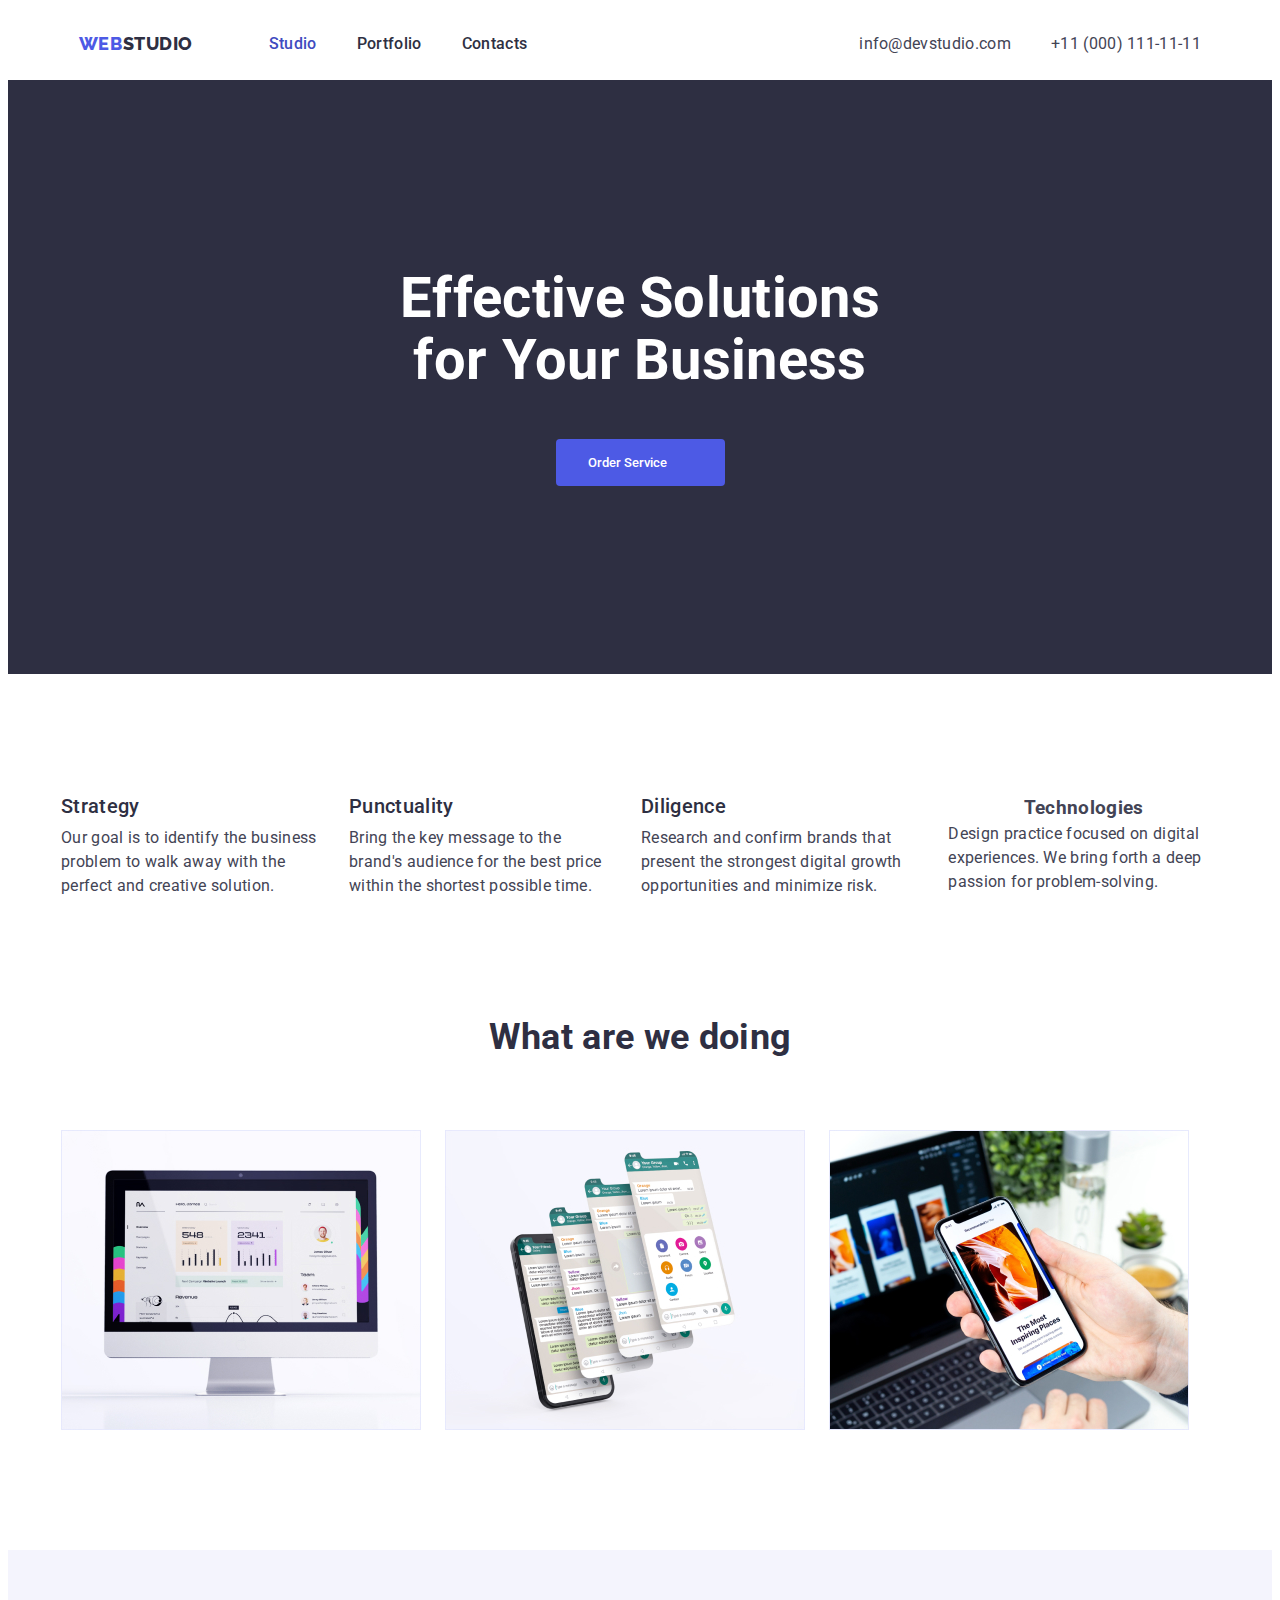
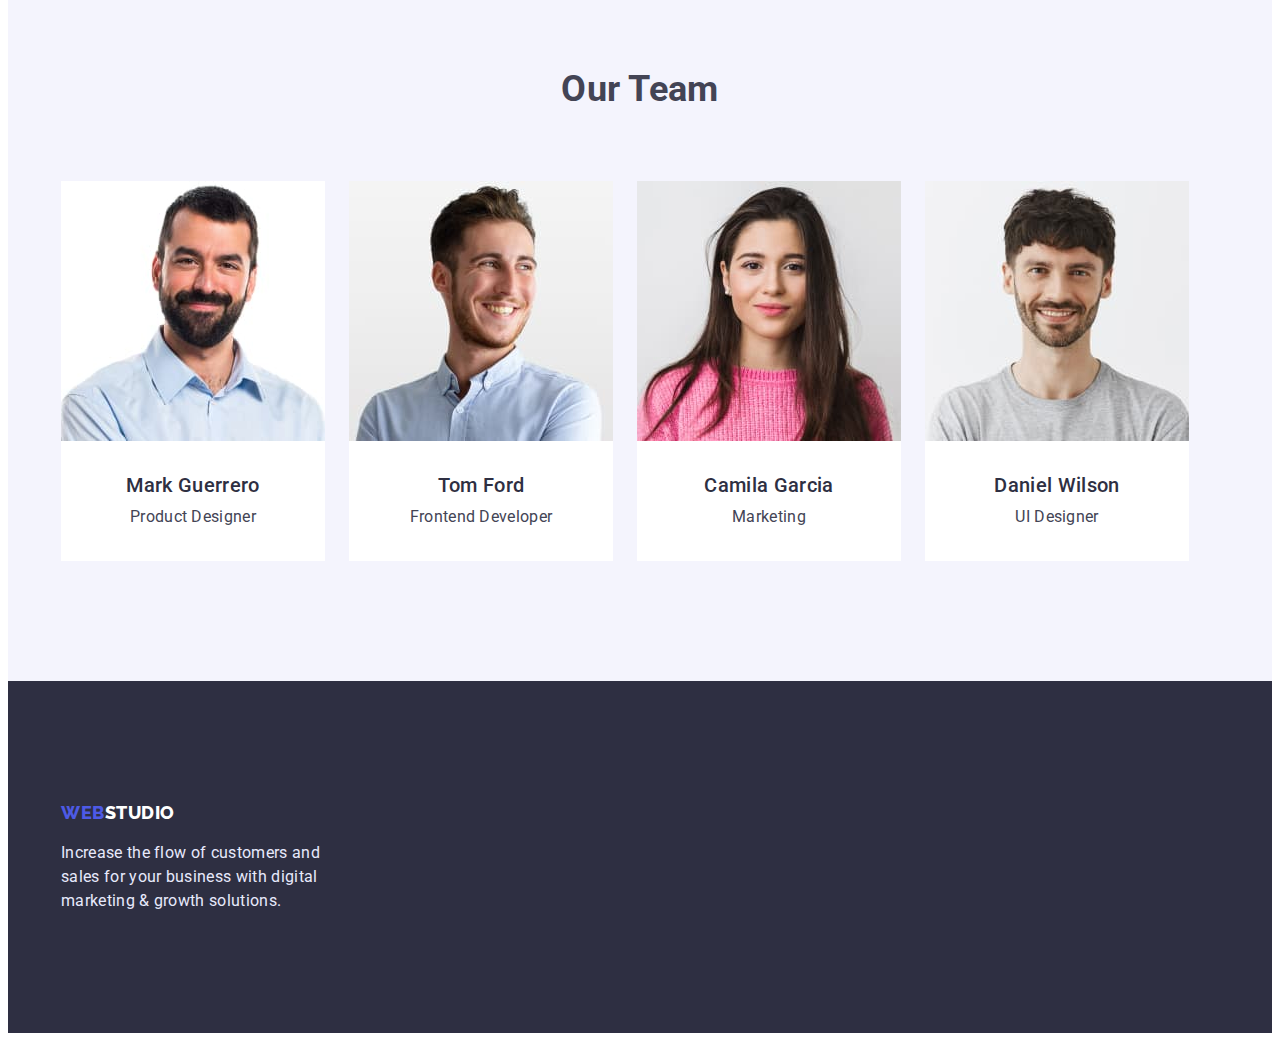
<file: index.html>
<!DOCTYPE html>
<html lang="en">
	<head>
		<meta charset="UTF-8" />
		<meta http-equiv="X-UA-Compatible" content="IE=edge" />
		<meta name="viewport" content="width=device-width, initial-scale=1.0" />
		<title>Web Studio</title>
		<link
			rel="stylesheet"
			href="https://cdnjs.cloudflare.com/ajax/libs/modern-normalize/1.1.0/modern-normalize.min.css"
			integrity="sha512-wpPYUAdjBVSE4KJnH1VR1HeZfpl1ub8YT/NKx4PuQ5NmX2tKuGu6U/JRp5y+Y8XG2tV+wKQpNHVUX03MfMFn9Q=="
			crossorigin="anonymous"
			referrerpolicy="no-referrer"
		/>
		<link rel="preconnect" href="https://fonts.googleapis.com" />
		<link rel="preconnect" href="https://fonts.gstatic.com" crossorigin />
		<link
			href="https://fonts.googleapis.com/css2?family=Raleway:wght@800&family=Roboto:wght@300;400;500;700&display=swap"
			rel="stylesheet"
		/>
		<link rel="stylesheet" href="./css/styles.css" />
	</head>
	<body>
		<!-- Navigation -->
		<header class="header">
			<div class="container header-container">
				<nav class="site-nav nav-container">
					<a href="./index.html" class="logo web">Web<span class="logo studio">Studio</span></a>
					<ul class="header-list">
						<li class="header-item">
							<a href="" class="header-link link current">Studio</a>
						</li>
						<li class="header-item">
							<a href="./portfolio.html" class="header-link link">Portfolio</a>
						</li>
						<li class="header-item">
							<a href="" class="header-link link">Contacts</a>
						</li>
					</ul>
				</nav>
				<address class="address">
					<ul class="address-list">
						<li class="address-item">
							<a href="mailto:info@devstudio.com" class="address-link link">info@devstudio.com</a>
						</li>
						<li class="address-item">
							<a href="tel:+110001111111" class="address-link link">+11 (000) 111-11-11</a>
						</li>
					</ul>
				</address>
			</div>
		</header>
		<main>
			<!-- Hero -->
			<section class="section hero">
				<h1 class="hero-title">Effective Solutions for Your Business</h1>
				<button type="button" class="hero-btn">Order Service</button>
			</section>
			<!-- Section 1 -->
			<section class="section advantages">
				<div class="container">
					<h2 class="visually-hidden">Advantages</h2>
					<ul class="advantages-list list">
						<li class="advantages-item">
							<h3 class="advantages-item-subtitle">Strategy</h3>
							<p class="advantages-item-text">
								Our goal is to identify the business problem to walk away with the perfect and creative solution.
							</p>
						</li>
						<li class="advantages-item">
							<h3 class="advantages-item-subtitle">Punctuality</h3>
							<p class="advantages-item-text">
								Bring the key message to the brand's audience for the best price within the shortest possible time.
							</p>
						</li>
						<li class="advantages-item">
							<h3 class="advantages-item-subtitle">Diligence</h3>
							<p class="advantages-item-text">
								Research and confirm brands that present the strongest digital growth opportunities and minimize risk.
							</p>
						</li>
						<li class="advantages-item-item">
							<h3 class="advantages-subtitle">Technologies</h3>
							<p class="advantages-item-text">
								Design practice focused on digital experiences. We bring forth a deep passion for problem-solving.
							</p>
						</li>
					</ul>
				</div>
			</section>
			<!-- Section 2 -->
			<section class="section activities">
				<div class="container">
					<h2 class="activities-title">What are we doing</h2>
					<ul class="activities-list list">
						<li class="activities-item">
							<img src="./images/img-a.jpg" alt="computer display" width="360" />
						</li>
						<li class="activities-item">
							<img src="./images/img-b.jpg" alt="tabs on the phone" width="360" />
						</li>
						<li class="activities-item">
							<img src="./images/img-c.jpg" alt="phone in hand" width="360" />
						</li>
					</ul>
				</div>
			</section>
			<!-- Section 3 -->
			<section class="section team">
				<div class="container">
					<h2 class="team-title">Our Team</h2>
					<ul class="team-list list">
						<li class="team-item">
							<img src="./images/team-card-a.jpg" alt="photo of Mark Guerrero" width="264" />
							<div class="img-box">
								<h3 class="team-item-subtitle">Mark Guerrero</h3>
								<p class="team-item-text">Product Designer</p>
							</div>
						</li>
						<li class="team-item">
							<img src="./images/team-card-b.jpg" alt="photo of Tom Ford" width="264" />
							<div class="img-box">
								<h3 class="team-item-subtitle">Tom Ford</h3>
								<p class="team-item-text">Frontend Developer</p>
							</div>
						</li>
						<li class="team-item">
							<img src="./images/team-card-c.jpg" alt="photo of Camila Garcia" width="264" />
							<div class="img-box">
								<h3 class="team-item-subtitle">Camila Garcia</h3>
								<p class="team-item-text">Marketing</p>
							</div>
						</li>
						<li class="team-item">
							<img src="./images/team-card-d.jpg" alt="photo of Daniel Wilson" width="264" />
							<div class="img-box">
								<h3 class="team-item-subtitle">Daniel Wilson</h3>
								<p class="team-item-text">UI Designer</p>
							</div>
						</li>
					</ul>
				</div>
			</section>
		</main>
		<footer class="section footer">
			<div class="container">
				<a href="./index.html" class="logo web">Web<span class="logo studio-white">Studio</span></a>
				<p class="footer-text">
					Increase the flow of customers and sales for your business with digital marketing & growth solutions.
				</p>
			</div>
		</footer>
	</body>
</html>
</file>
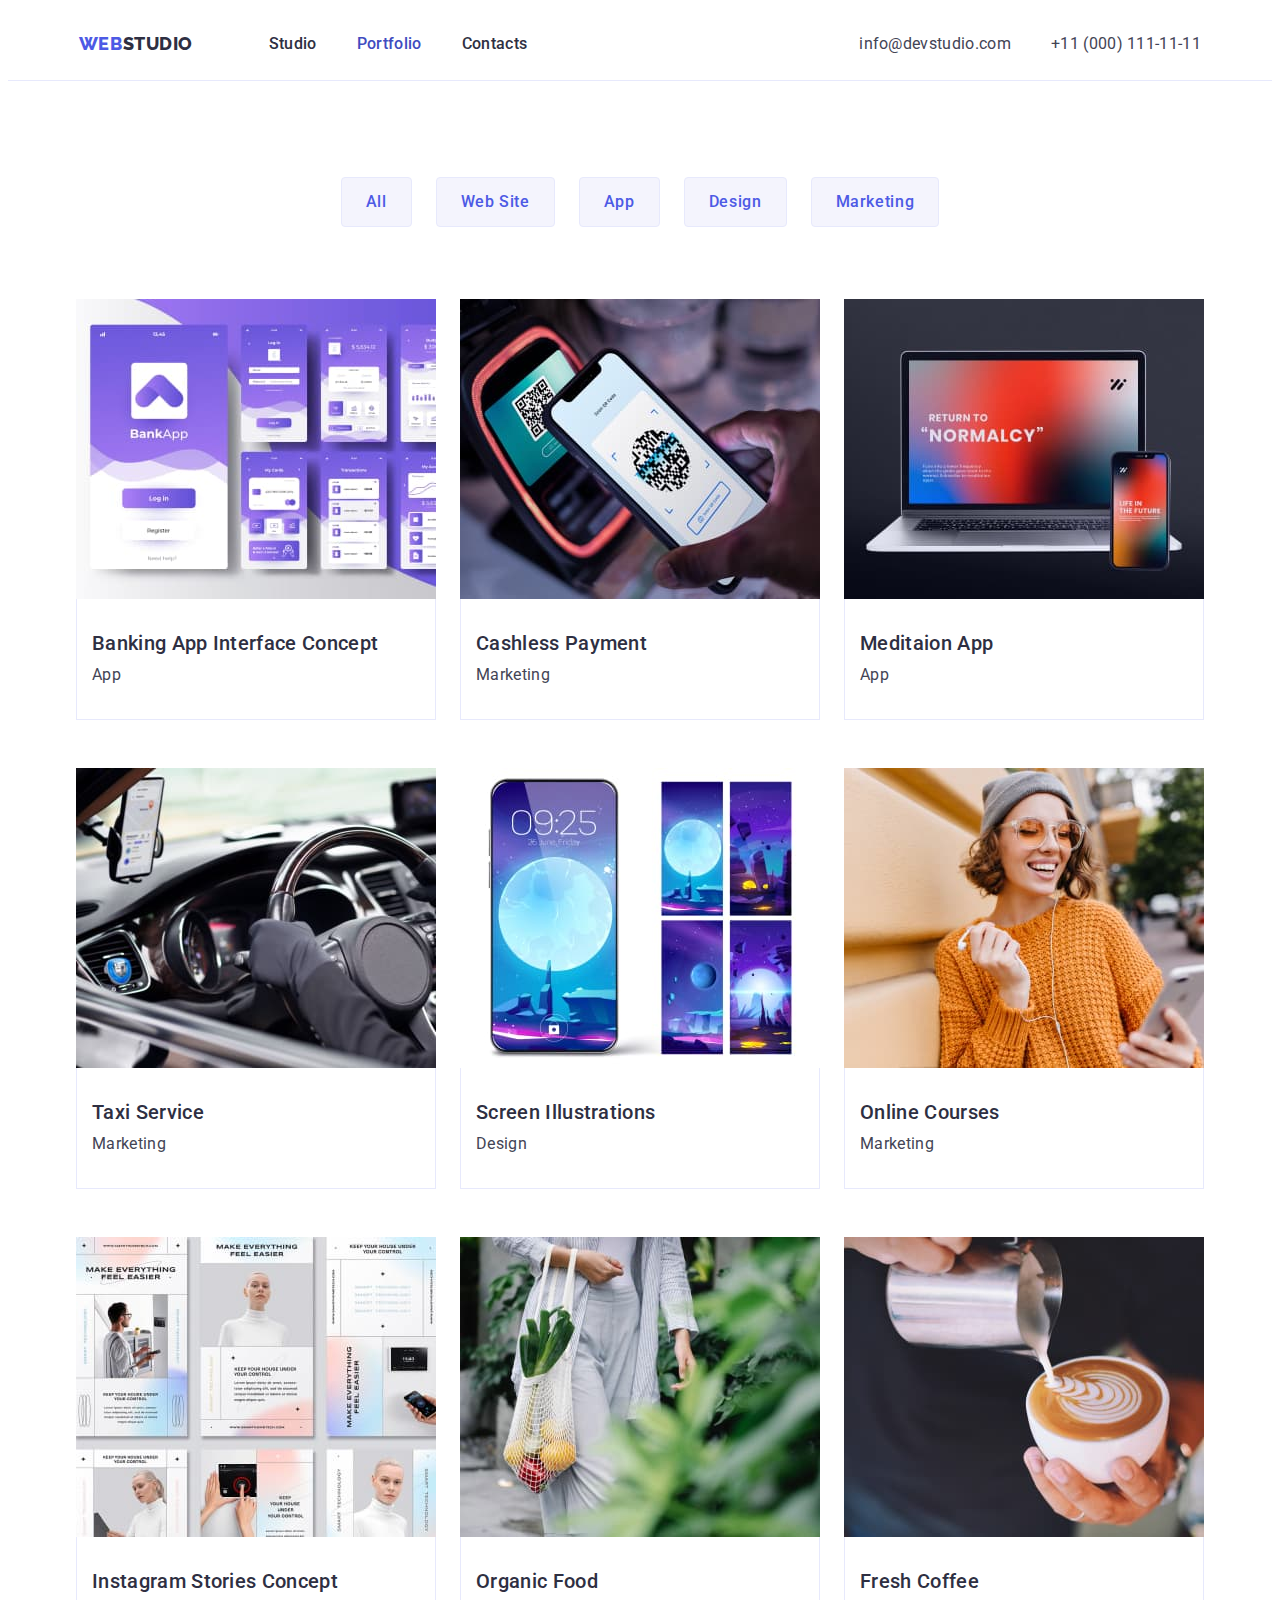
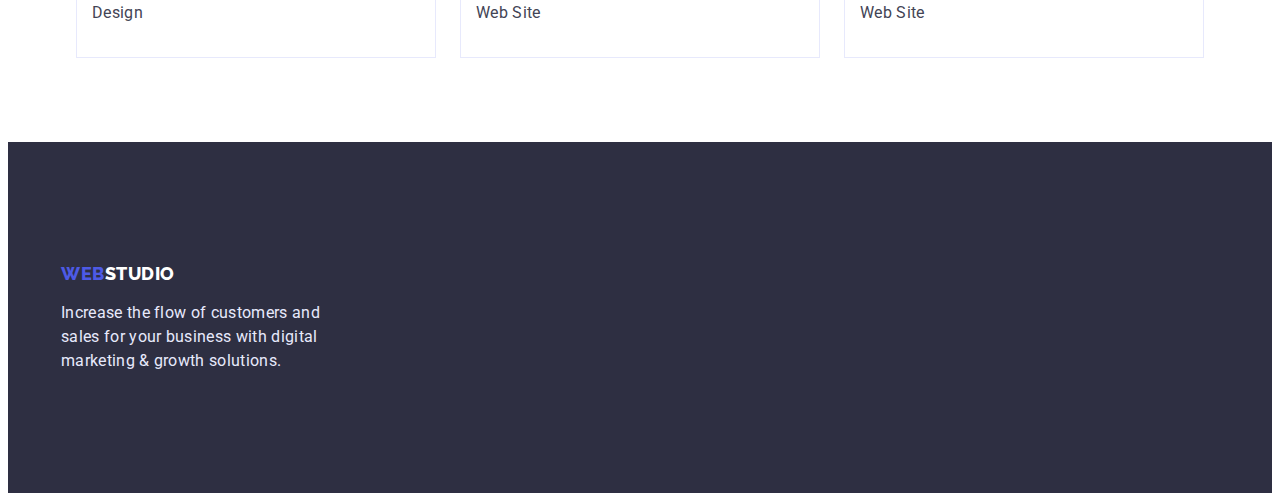
<file: portfolio.html>
<!DOCTYPE html>
<html lang="en">
	<head>
		<meta charset="UTF-8" />
		<meta http-equiv="X-UA-Compatible" content="IE=edge" />
		<meta name="viewport" content="width=device-width, initial-scale=1.0" />
		<title>Web Studio</title>
		<link
			rel="stylesheet"
			href="https://cdnjs.cloudflare.com/ajax/libs/modern-normalize/1.1.0/modern-normalize.min.css"
			integrity="sha512-wpPYUAdjBVSE4KJnH1VR1HeZfpl1ub8YT/NKx4PuQ5NmX2tKuGu6U/JRp5y+Y8XG2tV+wKQpNHVUX03MfMFn9Q=="
			crossorigin="anonymous"
			referrerpolicy="no-referrer"
		/>
		<link rel="preconnect" href="https://fonts.googleapis.com" />
		<link rel="preconnect" href="https://fonts.gstatic.com" crossorigin />
		<link
			href="https://fonts.googleapis.com/css2?family=Raleway:wght@800&family=Roboto:wght@300;400;500;700&display=swap"
			rel="stylesheet"
		/>
		<link rel="stylesheet" href="./css/styles.css" />
	</head>
	<body>
		<!-- Navigation -->
		<header class="secondary header">
			<div class="container header-container">
				<nav class="site-nav nav-container">
					<a href="./index.html" class="logo web">Web<span class="logo studio">Studio</span></a>
					<ul class="header-list">
						<li class="header-item">
							<a href="./index.html" class="header-link link">Studio</a>
						</li>
						<li class="header-item">
							<a href="./portfolio.html" class="header-link link current">Portfolio</a>
						</li>
						<li class="header-item">
							<a href="" class="header-link link">Contacts</a>
						</li>
					</ul>
				</nav>
				<address class="address">
					<ul class="address-list">
						<li class="address-item">
							<a href="mailto:info@devstudio.com" class="address-link link">info@devstudio.com</a>
						</li>
						<li class="address-item">
							<a href="tel:+110001111111" class="address-link link">+11 (000) 111-11-11</a>
						</li>
					</ul>
				</address>
			</div>
		</header>
		<main>
			<!-- Buttons -->
			<section class="section portfolio">
				<div class="container">
					<h1 class="visually-hidden">Examples of projects</h1>
					<ul class="portfolio-btns-list list">
						<li class="portfolio-btns-item">
							<button type="button" class="btns">All</button>
						</li>
						<li class="portfolio-btns-item">
							<button type="button" class="btns">Web Site</button>
						</li>
						<li class="portfolio-btns-item">
							<button type="button" class="btns">App</button>
						</li>
						<li class="portfolio-btns-item">
							<button type="button" class="btns">Design</button>
						</li>
						<li class="portfolio-btns-item">
							<button type="button" class="btns">Marketing</button>
						</li>
					</ul>
				</div>
				<!-- Examples -->
				<div class="container">
					<ul class="portfolio-list list">
						<li class="portfolio-item">
							<img src="./images/banking-app.jpg" alt="photo of Banking App" width="360" height="300" />
							<div class="portfolio-box">
								<h2 class="portfolio-title">Banking App Interface Concept</h2>
								<p class="portfolio-text">App</p>
							</div>
						</li>
						<li class="portfolio-item">
							<img src="./images/cashless.jpg" alt="transactions by phone" width="360" height="300" />
							<div class="portfolio-box">
								<h2 class="portfolio-title">Cashless Payment</h2>
								<p class="portfolio-text">Marketing</p>
							</div>
						</li>
						<li class="portfolio-item">
							<img src="./images/meditation.jpg" alt="laptop and smartphone" width="360" height="300" />
							<div class="portfolio-box">
								<h2 class="portfolio-title">Meditaion App</h2>
								<p class="portfolio-text">App</p>
							</div>
						</li>

						<li class="portfolio-item">
							<img src="./images/taxi.jpg" alt="steering wheel" width="360" height="300" />
							<div class="portfolio-box">
								<h2 class="portfolio-title">Taxi Service</h2>
								<p class="portfolio-text">Marketing</p>
							</div>
						</li>
						<li class="portfolio-item">
							<img src="./images/screen.jpg" alt="smartphone screen" width="360" height="300" />
							<div class="portfolio-box">
								<h2 class="portfolio-title">Screen Illustrations</h2>
								<p class="portfolio-text">Design</p>
							</div>
						</li>
						<li class="portfolio-item">
							<img src="./images/courses.jpg" alt="girl with headphones" width="360" height="300" />
							<div class="portfolio-box">
								<h2 class="portfolio-title">Online Courses</h2>
								<p class="portfolio-text">Marketing</p>
							</div>
						</li>

						<li class="portfolio-item">
							<img src="./images/insta-stories.jpg" alt="examples of design of stories" width="360" height="300" />
							<div class="portfolio-box">
								<h2 class="portfolio-title">Instagram Stories Concept</h2>
								<p class="portfolio-text">Design</p>
							</div>
						</li>
						<li class="portfolio-item">
							<img src="./images/food.jpg" alt="fruits in bag" width="360" height="300" />
							<div class="portfolio-box">
								<h2 class="portfolio-title">Organic Food</h2>
								<p class="portfolio-text">Web Site</p>
							</div>
						</li>
						<li class="portfolio-item">
							<img src="./images/coffe.jpg" alt="the cup of coffee" width="360" height="300" />
							<div class="portfolio-box">
								<h2 class="portfolio-title">Fresh Coffee</h2>
								<p class="portfolio-text">Web Site</p>
							</div>
						</li>
					</ul>
				</div>
			</section>
		</main>
		<footer class="section footer">
			<div class="container">
				<a href="./index.html" class="logo web">Web<span class="logo studio-white">Studio</span></a>
				<p class="footer-text">
					Increase the flow of customers and sales for your business with digital marketing & growth solutions.
				</p>
			</div>
		</footer>
	</body>
</html>
</file>
<file: css/styles.css>
:root {
	--primary-brand: #4d5ae5;
	--pressed-state: #404bbf;
	--dark: #2e2f42;
	--success: #31d0aa;
	--text: #434455;
	--subtle-text: #8e8f99;
	--accent: #e7e9fc;
	--light: #f4f4fd;
	--modal-overlay: #2e2f42;
	--hero-background: #2e2f42;
	--hero-text: white;
	--secondary-font: "Raleway", sans-serif;
	--subtitle-margin-bottom: 8px;
	--title-margin-bottom: 72px;
}

h1,
h2,
h3,
h4,
h5,
h6,
p {
	margin: 0;
}
a {
	text-decoration: none;
}
ul {
	list-style: none;
	margin: 0;
	padding: 0;
}
img {
	display: block;
}

/* body */
body {
	font-family: "Roboto", sans-serif;
	font-weight: normal;
	font-size: 16px;
	line-height: 1.5;
	letter-spacing: 0.02em;
	color: var(--text);
}
.container {
	max-width: 1158px;
	padding: 0 15px;
	margin: 0 auto;
}
/* Navigation */
.link {
	text-decoration: none;
}
.list {
	display: flex;
	gap: 24px;
}
.visually-hidden {
	position: absolute;
	width: 1px;
	height: 1px;
	margin: -1px;
	border: 0;
	padding: 0;
	white-space: nowrap;
	clip-path: inset(100%);
	clip: rect(0 0 0 0);
	overflow: hidden;
}
.section {
	padding-top: 120px;
	padding-bottom: 120px;
	text-align: center;
}

/* Header ------ Navigation */

.header {
	display: flex;
	align-items: center;
	justify-content: space-between;
}
.secondary.header {
	border-bottom: 1px solid #e7e9fc;
}
.header-container {
	display: flex;
	justify-content: space-between;
	align-items: center;
}
.site-nav {
}
.nav-container {
	display: flex;
	margin-right: 332px;
}
.logo {
	font-family: var(--secondary-font);
	font-weight: 800;
	font-size: 18px;
	line-height: 1.3;
	display: flex;
	align-items: center;
	letter-spacing: 0.03em;
	text-transform: uppercase;
	text-decoration: none;
}

.web {
	color: var(--primary-brand);
}

.logo.web {
	margin-right: 76px;
}
.studio {
	color: var(--modal-overlay);
}
.header-list {
	display: flex;
	gap: 40px;
	margin: 0;
	list-style: none;
	align-items: center;
}
.header-link {
	font-weight: 500;
	color: var(--modal-overlay);
	display: block;
	padding-top: 24px;
	padding-bottom: 24px;
}
.link {
	color: var(--modal-overlay);
}
.link:hover,
.link:focus {
	color: var(--pressed-state);
}

.current {
	color: var(--pressed-state);
}
.address {
}
.address-list {
	display: flex;
	align-items: center;
	gap: 40px;
}
.address-item {
}
.address-link {
	font-style: normal;
	color: var(--text);
}
.address-link:hover,
.address-link:focus {
	color: var(--pressed-state);
}

/* Hero */

.hero {
	background: var(--hero-background);
	text-align: center;
	padding: 188px 0;
}
.hero-title {
	font-weight: 700;
	font-size: 56px;
	line-height: 1.1;
	color: var(--hero-text);

	margin-bottom: 48px;
	margin-right: auto;
	margin-left: auto;
	max-width: 496px;
}
.hero-btn {
	display: flex;
	font-family: inherit;
	font-weight: 500;
	cursor: pointer;
	background: var(--primary-brand);
	color: var(--hero-text);
	padding: 16px 32px;
	margin-right: auto;
	margin-left: auto;
	gap: 10px;
	border-radius: 4px;
	border: none;
	/* box-shadow: 0px 4px 4px rgba(0, 0, 0, 0.15); */
	min-width: 169px;
}
.hero-btn:hover,
.hero-btn:focus {
	background: var(--pressed-state);
}

/* Section 1 */

.advantages {
}
.advantages-list {
}
.advantages-item {
}
.footer-box {
	display: inline-block;
}
.advantages-item-subtitle {
	margin-bottom: var(--subtitle-margin-bottom);
	font-weight: 500;
	font-size: 20px;
	line-height: 1.2;
	color: var(--dark);
	text-align: left;
}
.advantages-item-text {
	text-align: left;
	min-width: 264px;
}

/* Section 2 */

.activities {
	padding-top: 0;
}
.activities-title {
	font-weight: 700;
	font-size: 36px;
	line-height: 1.1;
	color: var(--dark);
	margin-bottom: var(--title-margin-bottom);
}
.activities-list {
}
.activities-item {
}

/* Section 3 */

.team {
	background-color: var(--light);
}
.team-title {
	font-weight: 700;
	font-size: 36px;
	line-height: 1.1;
	margin-bottom: var(--title-margin-bottom);
}
.team-list {
}
.team-item {
	background-color: #fff;
}
.img-box {
	padding: 32px 16px;
	text-align: center;
	border-top: none;
}
.team-item-subtitle {
	font-weight: 500;
	font-size: 20px;
	line-height: 1.2;
	color: var(--dark);
	margin-bottom: var(--subtitle-margin-bottom);
}

/* Buttons */

.portfolio {
	padding-top: 96px;
	padding-bottom: 84px;
}
.portfolio-btns-list {
	justify-content: center;
	margin-bottom: 72px;
}
.portfolio-btns-item {
}
.btns {
	font-family: inherit;
	font-weight: 500;
	font-size: 16px;
	line-height: 1.5;
	letter-spacing: 0.04em;
	color: var(--primary-brand);
	background-color: var(--light);
	cursor: pointer;
	padding: 12px 24px;
	border: 1px solid #e7e9fc;
	border-radius: 4px;
}
.btns:hover,
.btns:focus {
	color: var(--hero-text);
	background-color: var(--pressed-state);
}

/* Examples */
.portfolio-list {
	padding-left: 0;
	margin-right: 0;
	justify-content: center;
	column-gap: 24px;
	row-gap: 48px;
	flex-wrap: wrap;
	flex-basis: calc((100%-48px) / 3);
	/* gap: 24px; */
}
.portfolio-item {
}
.portfolio-box {
	text-align: left;
	border: 1px solid var(--accent);
	border-top: none;
	margin: 0;
	padding: 32px 15px;
}
.portfolio-title {
	font-weight: 500;
	font-size: 20px;
	line-height: 1.2;
	color: var(--dark);
	margin-bottom: var(--subtitle-margin-bottom);
}
.portfolio-text {
}

/* Footer */

.studio-white {
	color: var(--hero-text);
}
.footer {
	background-color: var(--dark);
}
.footer-text {
	color: var(--accent);
	width: 264px;
	text-align: left;
	margin-top: 16px;
}
</file>
